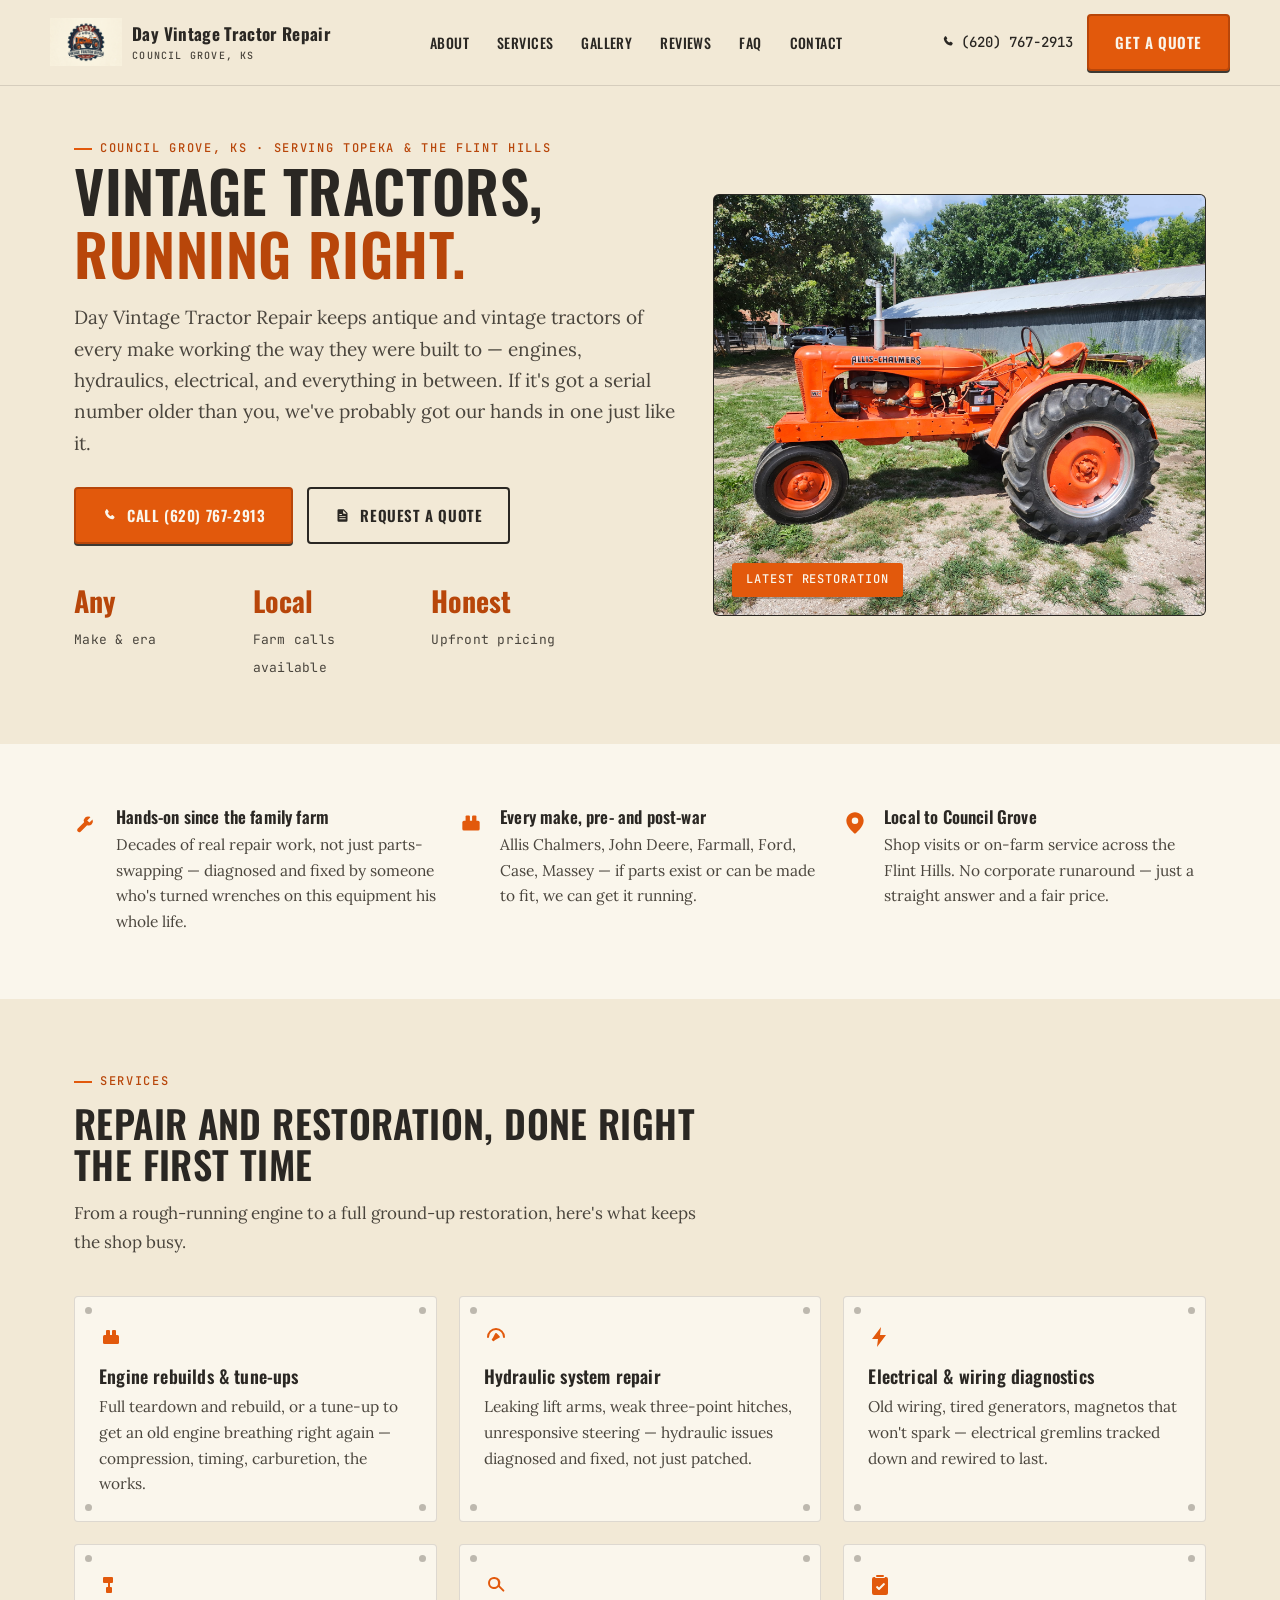
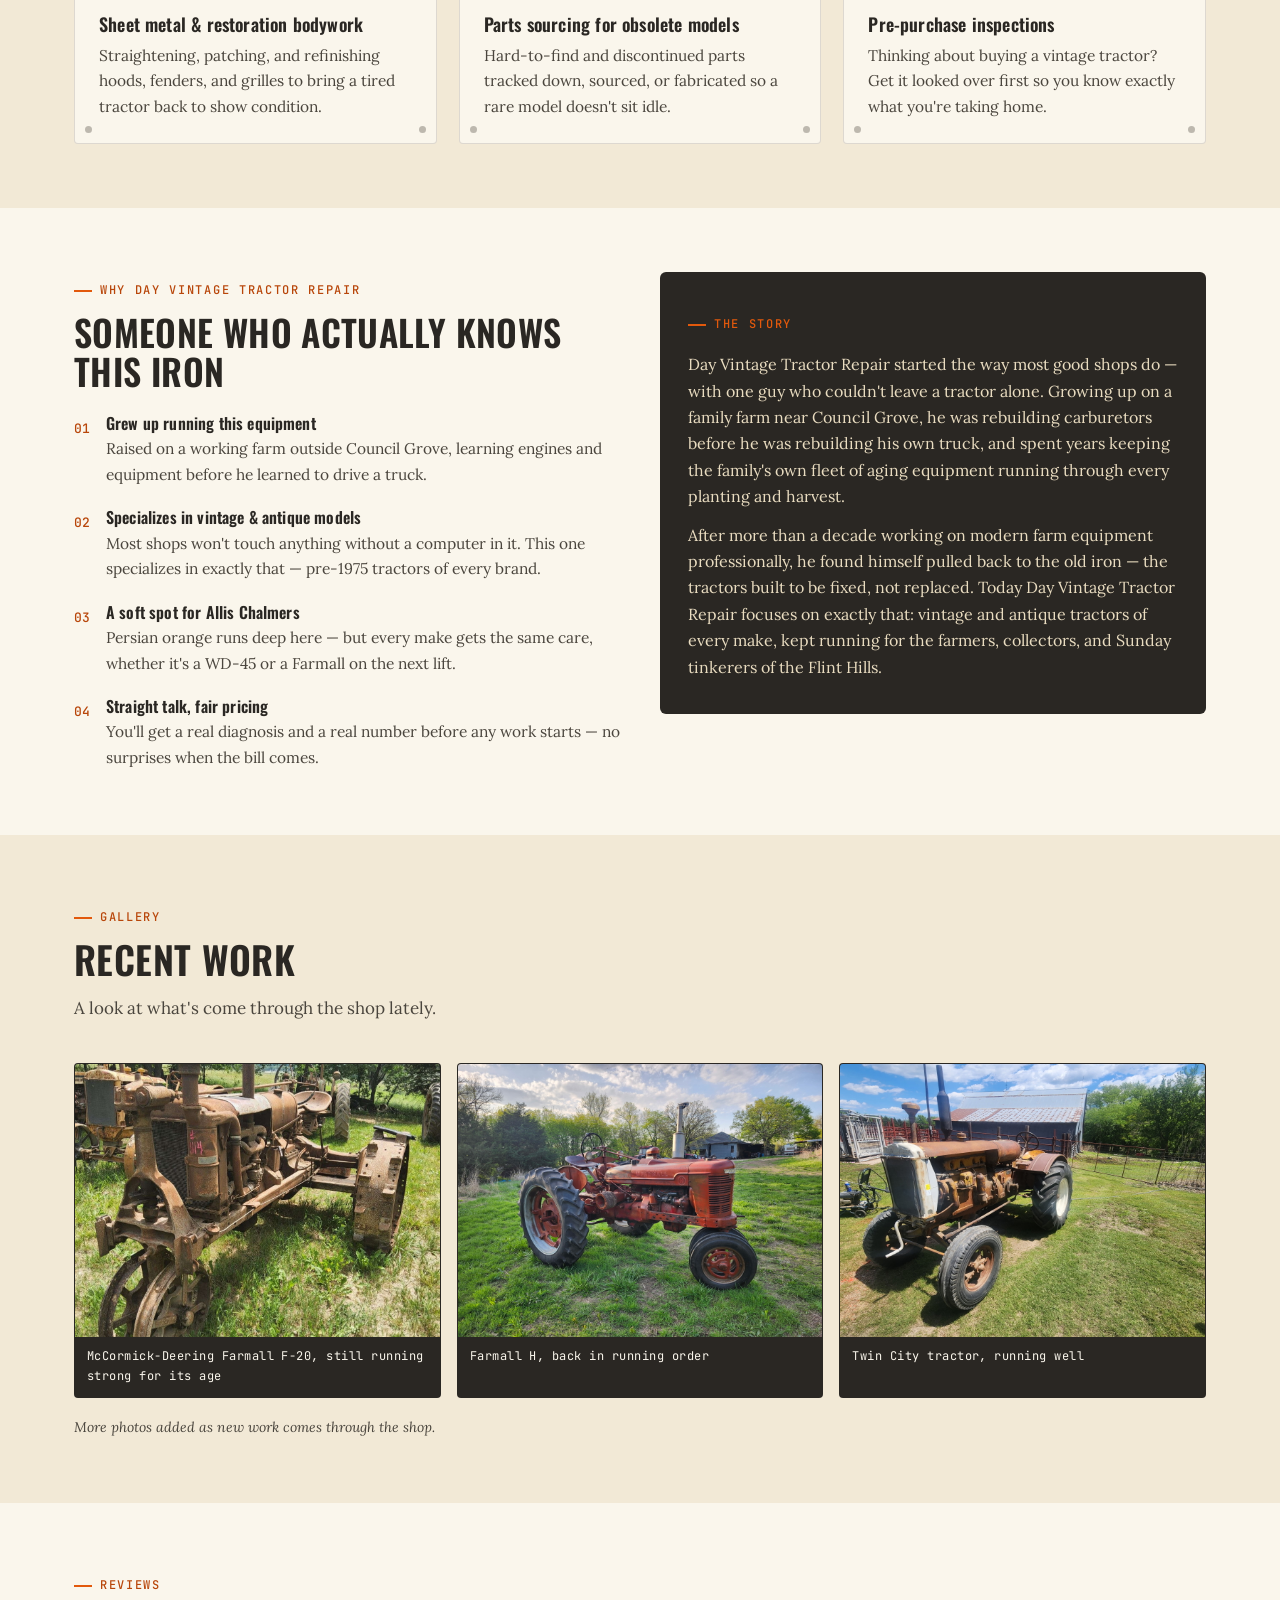
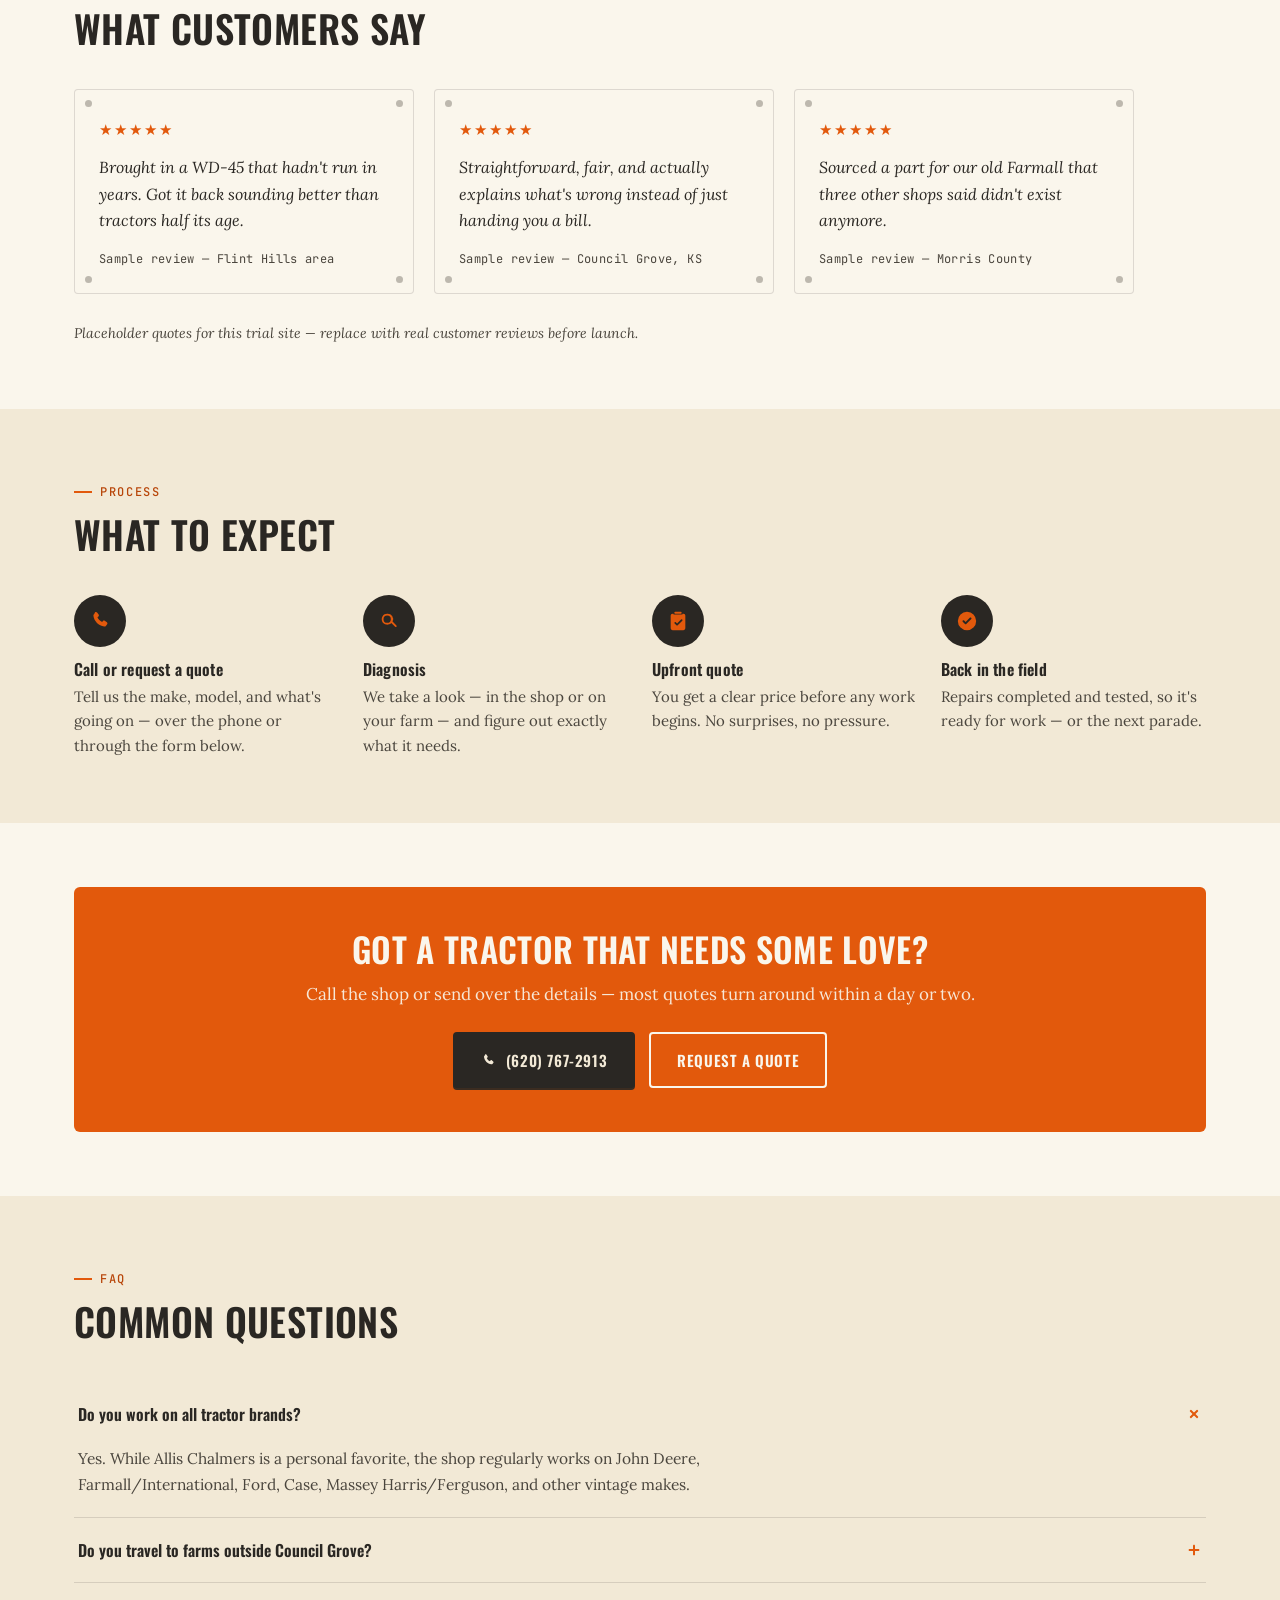
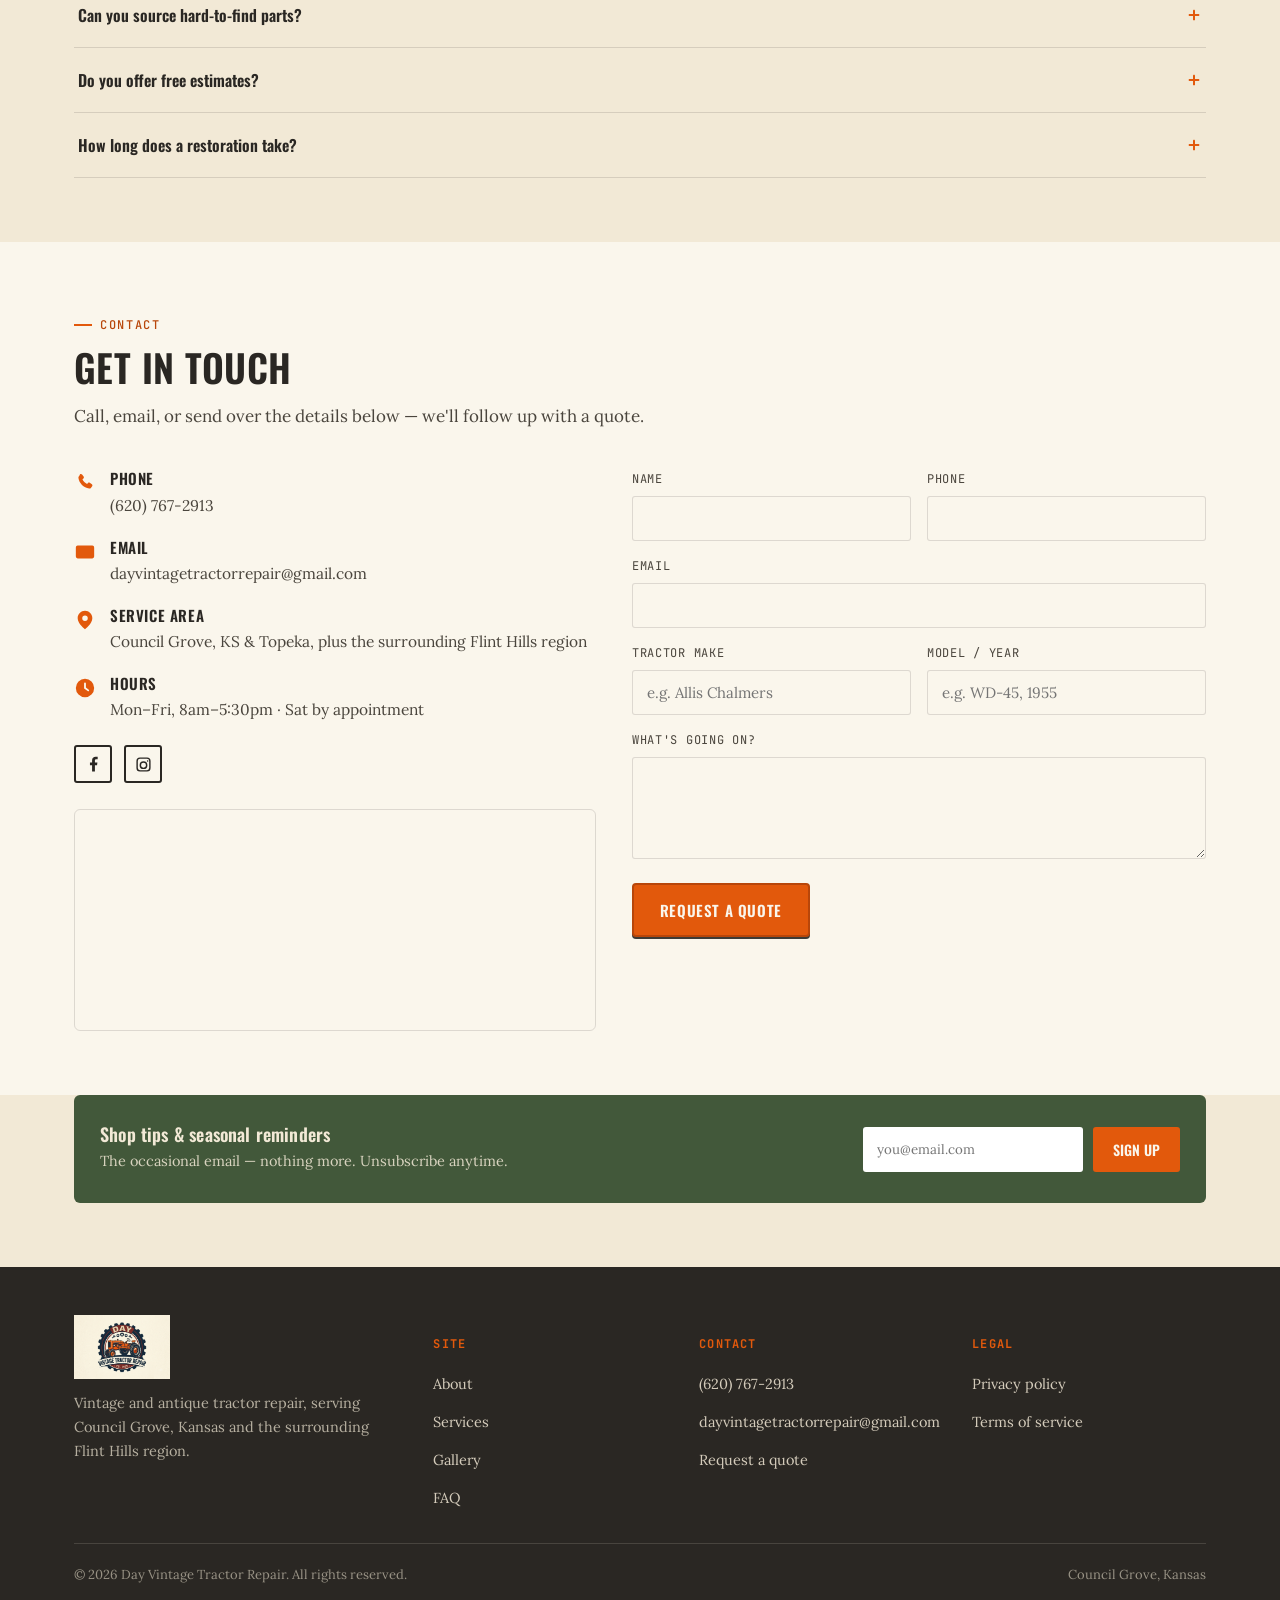
<file: index.html>
<!DOCTYPE html>
<html lang="en">
<head>
<meta charset="UTF-8">
<meta name="viewport" content="width=device-width, initial-scale=1.0">
<title>Day Vintage Tractor Repair | Vintage Tractor Repair Near Topeka & Council Grove, KS</title>
<meta name="description" content="Vintage and antique tractor repair near Topeka, Council Grove, and the Flint Hills of Kansas. Engine, hydraulic, and electrical work on any make or era by a lifelong farm mechanic. Call for a free quote.">
<meta name="keywords" content="vintage tractor repair, vintage tractor repair near me, vintage tractor repair Topeka, antique tractor restoration, Allis Chalmers repair, Council Grove Kansas, farm equipment repair, tractor mechanic Flint Hills">
<link rel="canonical" href="https://comiskeycreationsks-debug.github.io/daytractorrepair/">

<meta property="og:title" content="Day Vintage Tractor Repair — Vintage Tractor Repair Near Topeka & Council Grove, KS">
<meta property="og:description" content="Any make, any era. Honest, hands-on repair for vintage and antique tractors, serving Topeka, Council Grove, and the Flint Hills.">
<meta property="og:type" content="website">
<meta property="og:url" content="https://comiskeycreationsks-debug.github.io/daytractorrepair/">
<meta property="og:image" content="https://comiskeycreationsks-debug.github.io/daytractorrepair/images/logo.png">

<script type="application/ld+json">
{
  "@context": "https://schema.org",
  "@type": "AutoRepair",
  "name": "Day Vintage Tractor Repair",
  "image": "https://comiskeycreationsks-debug.github.io/daytractorrepair/images/logo.png",
  "url": "https://comiskeycreationsks-debug.github.io/daytractorrepair/",
  "telephone": "+1-620-767-2913",
  "email": "dayvintagetractorrepair@gmail.com",
  "address": {
    "@type": "PostalAddress",
    "addressLocality": "Council Grove",
    "addressRegion": "KS",
    "addressCountry": "US"
  },
  "geo": {
    "@type": "GeoCoordinates",
    "latitude": 38.6604,
    "longitude": -96.4917
  },
  "areaServed": [
    {"@type": "City", "name": "Council Grove, KS"},
    {"@type": "City", "name": "Topeka, KS"},
    {"@type": "City", "name": "Emporia, KS"},
    {"@type": "City", "name": "Manhattan, KS"},
    {"@type": "City", "name": "Junction City, KS"},
    {"@type": "City", "name": "Herington, KS"},
    {"@type": "AdministrativeArea", "name": "Flint Hills region, Kansas"}
  ],
  "priceRange": "$$",
  "description": "Vintage and antique tractor repair and restoration near Topeka, Council Grove, and the Flint Hills of Kansas. Any make, any era.",
  "openingHoursSpecification": [
    {
      "@type": "OpeningHoursSpecification",
      "dayOfWeek": ["Monday","Tuesday","Wednesday","Thursday","Friday"],
      "opens": "08:00",
      "closes": "17:30"
    },
    {
      "@type": "OpeningHoursSpecification",
      "dayOfWeek": ["Saturday"],
      "opens": "09:00",
      "closes": "13:00",
      "description": "By appointment"
    }
  ],
  "sameAs": []
}
</script>

<script type="application/ld+json">
{
  "@context": "https://schema.org",
  "@type": "FAQPage",
  "mainEntity": [
    {
      "@type": "Question",
      "name": "Do you work on all tractor brands?",
      "acceptedAnswer": {
        "@type": "Answer",
        "text": "Yes. While Allis Chalmers is a personal favorite, the shop regularly works on John Deere, Farmall/International, Ford, Case, Massey Harris/Ferguson, and other vintage makes."
      }
    },
    {
      "@type": "Question",
      "name": "Do you travel to farms outside Council Grove?",
      "acceptedAnswer": {
        "@type": "Answer",
        "text": "Yes, on-site visits are available across the surrounding Flint Hills region, including Topeka, Emporia, and Manhattan. Call to check if your location is within the service area."
      }
    },
    {
      "@type": "Question",
      "name": "Can you source hard-to-find parts?",
      "acceptedAnswer": {
        "@type": "Answer",
        "text": "Often, yes. For obsolete or discontinued parts, we track down NOS or good used parts, or fabricate a fix when nothing off-the-shelf will work."
      }
    },
    {
      "@type": "Question",
      "name": "Do you offer free estimates?",
      "acceptedAnswer": {
        "@type": "Answer",
        "text": "Initial phone consultations are free. A hands-on diagnosis may carry a small fee, which is applied toward the repair if you move forward."
      }
    },
    {
      "@type": "Question",
      "name": "How long does a restoration take?",
      "acceptedAnswer": {
        "@type": "Answer",
        "text": "A tune-up might take a day or two; a full restoration can take several weeks to a few months depending on parts availability and scope. You'll get a timeline with your quote."
      }
    }
  ]
}
</script>

<link rel="icon" type="image/png" href="images/logo.png">
<link rel="preconnect" href="https://fonts.googleapis.com">
<link rel="preconnect" href="https://fonts.gstatic.com" crossorigin>
<link href="https://fonts.googleapis.com/css2?family=Oswald:wght@500;600;700&family=Lora:ital,wght@0,400;0,600;1,400&family=JetBrains+Mono:wght@500&display=swap" rel="stylesheet">

<link rel="stylesheet" href="styles.css">
</head>
<body>

<header>
  <nav class="wrap nav">
    <a href="#home" class="brand">
      <img src="images/logo.png" alt="Day Vintage Tractor Repair logo" class="brand-mark">
      <span class="brand-name">Day Vintage Tractor Repair<span>Council Grove, KS</span></span>
    </a>
    <ul class="nav-links">
      <li><a href="#about">About</a></li>
      <li><a href="#services">Services</a></li>
      <li><a href="#gallery">Gallery</a></li>
      <li><a href="#testimonials">Reviews</a></li>
      <li><a href="#faq">FAQ</a></li>
      <li><a href="#contact">Contact</a></li>
    </ul>
    <div class="nav-cta">
      <a class="nav-call" href="tel:+16207672913"><svg class="icon" viewBox="0 0 24 24" width="24" height="24" aria-hidden="true"><path d="M6.6 2.4c.7-.5 1.7-.4 2.2.3l1.7 2.3c.5.6.4 1.5-.2 2l-1.1.9c1 2.3 2.8 4.1 5.1 5.1l.9-1.1c.5-.6 1.4-.7 2-.2l2.3 1.7c.7.5.8 1.5.3 2.2l-1.2 1.6c-.5.7-1.3 1-2.1.9-6-.8-10.9-5.7-11.7-11.7-.1-.8.2-1.6.9-2.1z"/></svg>(620) 767-2913</a>
      <a class="btn btn-primary" href="#contact">Get a quote</a>
    </div>
    <button class="nav-toggle" aria-label="Open menu" aria-expanded="false" id="navToggle">
      <span class="bar"></span><span class="bar"></span><span class="bar"></span>
    </button>
  </nav>
  <div class="wrap mobile-menu" id="mobileMenu">
    <a href="#about">About</a>
    <a href="#services">Services</a>
    <a href="#gallery">Gallery</a>
    <a href="#testimonials">Reviews</a>
    <a href="#faq">FAQ</a>
    <a href="#contact">Contact</a>
    <a href="tel:+16207672913" style="color:var(--ac-orange-dark);">Call (620) 767-2913</a>
  </div>
</header>

<main id="home">

  <!-- HERO -->
  <section class="hero">
    <div class="wrap hero-grid">
      <div class="hero-copy">
        <span class="eyebrow">Council Grove, KS · Serving Topeka & the Flint Hills</span>
        <h1>Vintage tractors, <em>running right.</em></h1>
        <p class="hero-sub">Day Vintage Tractor Repair keeps antique and vintage tractors of every make working the way they were built to — engines, hydraulics, electrical, and everything in between. If it's got a serial number older than you, we've probably got our hands in one just like it.</p>
        <div class="hero-actions">
          <a href="tel:+16207672913" class="btn btn-primary"><svg class="icon" viewBox="0 0 24 24" width="24" height="24" aria-hidden="true"><path d="M6.6 2.4c.7-.5 1.7-.4 2.2.3l1.7 2.3c.5.6.4 1.5-.2 2l-1.1.9c1 2.3 2.8 4.1 5.1 5.1l.9-1.1c.5-.6 1.4-.7 2-.2l2.3 1.7c.7.5.8 1.5.3 2.2l-1.2 1.6c-.5.7-1.3 1-2.1.9-6-.8-10.9-5.7-11.7-11.7-.1-.8.2-1.6.9-2.1z"/></svg> Call (620) 767-2913</a>
          <a href="#contact" class="btn btn-ghost"><svg class="icon" viewBox="0 0 24 24" width="24" height="24" aria-hidden="true"><path d="M6 2a2 2 0 00-2 2v16a2 2 0 002 2h12a2 2 0 002-2V8l-6-6H6zm7 1.5L18.5 9H14a1 1 0 01-1-1V3.5zM7 13h10v1.5H7V13zm0 3.5h10V18H7v-1.5zM7 9.5h4V11H7V9.5z"/></svg> Request a quote</a>
        </div>
        <div class="hero-stats">
          <div class="hero-stat"><b>Any</b><span>Make &amp; era</span></div>
          <div class="hero-stat"><b>Local</b><span>Farm calls available</span></div>
          <div class="hero-stat"><b>Honest</b><span>Upfront pricing</span></div>
        </div>
      </div>
      <div class="hero-visual">
        <img src="images/hero-allis-chalmers.jpg" alt="Freshly restored orange Allis-Chalmers WC tractor" loading="eager">
        <span class="hero-visual-tag">Latest restoration</span>
      </div>
    </div>
  </section>

  <!-- VALUE PROPS -->
  <section class="alt reveal">
    <div class="wrap">
      <div class="value-grid">
        <div class="value-card">
          <svg class="icon" viewBox="0 0 24 24" width="24" height="24" aria-hidden="true"><path d="M14.7 6.3a4 4 0 00-5.4 5l-6 6a2 2 0 002.8 2.8l6-6a4 4 0 005-5.4l-2.9 2.9-2-2 2.9-2.9z"/></svg>
          <div><h3>Hands-on since the family farm</h3><p>Decades of real repair work, not just parts-swapping — diagnosed and fixed by someone who's turned wrenches on this equipment his whole life.</p></div>
        </div>
        <div class="value-card">
          <svg class="icon" viewBox="0 0 24 24" width="24" height="24" aria-hidden="true"><rect x="4" y="10" width="16" height="9" rx="1.5"/><rect x="7" y="5" width="4" height="6" rx="1"/><rect x="13" y="5" width="4" height="6" rx="1"/></svg>
          <div><h3>Every make, pre- and post-war</h3><p>Allis Chalmers, John Deere, Farmall, Ford, Case, Massey — if parts exist or can be made to fit, we can get it running.</p></div>
        </div>
        <div class="value-card">
          <svg class="icon" viewBox="0 0 24 24" width="24" height="24" aria-hidden="true"><path d="M12 2C7.6 2 4 5.6 4 10c0 6 8 12 8 12s8-6 8-12c0-4.4-3.6-8-8-8zm0 11a3 3 0 110-6 3 3 0 010 6z"/></svg>
          <div><h3>Local to Council Grove</h3><p>Shop visits or on-farm service across the Flint Hills. No corporate runaround — just a straight answer and a fair price.</p></div>
        </div>
      </div>
    </div>
  </section>

  <!-- SERVICES -->
  <section id="services" class="reveal">
    <div class="wrap">
      <div class="section-head">
        <span class="eyebrow">Services</span>
        <h2>Repair and restoration, done right the first time</h2>
        <p>From a rough-running engine to a full ground-up restoration, here's what keeps the shop busy.</p>
      </div>
      <div class="svc-grid">
        <div class="plate svc-card">
          <span class="rivet-b1"></span><span class="rivet-b2"></span>
          <svg class="icon" viewBox="0 0 24 24" width="24" height="24" aria-hidden="true"><rect x="4" y="10" width="16" height="9" rx="1.5"/><rect x="7" y="5" width="4" height="6" rx="1"/><rect x="13" y="5" width="4" height="6" rx="1"/></svg>
          <h3>Engine rebuilds &amp; tune-ups</h3>
          <p>Full teardown and rebuild, or a tune-up to get an old engine breathing right again — compression, timing, carburetion, the works.</p>
        </div>
        <div class="plate svc-card">
          <span class="rivet-b1"></span><span class="rivet-b2"></span>
          <svg class="icon" viewBox="0 0 24 24" width="24" height="24" aria-hidden="true"><path d="M12 3a9 9 0 00-9 9 1 1 0 002 0 7 7 0 1114 0 1 1 0 002 0 9 9 0 00-9-9zm.7 5.3a1 1 0 00-1.4 0l-2.6 4.9a1.5 1.5 0 102 2l4.9-2.6a1 1 0 000-1.4l-2.9-2.9z"/></svg>
          <h3>Hydraulic system repair</h3>
          <p>Leaking lift arms, weak three-point hitches, unresponsive steering — hydraulic issues diagnosed and fixed, not just patched.</p>
        </div>
        <div class="plate svc-card">
          <span class="rivet-b1"></span><span class="rivet-b2"></span>
          <svg class="icon" viewBox="0 0 24 24" width="24" height="24" aria-hidden="true"><path d="M13 2L4 14h6l-1 8 9-12h-6l1-8z"/></svg>
          <h3>Electrical &amp; wiring diagnostics</h3>
          <p>Old wiring, tired generators, magnetos that won't spark — electrical gremlins tracked down and rewired to last.</p>
        </div>
        <div class="plate svc-card">
          <span class="rivet-b1"></span><span class="rivet-b2"></span>
          <svg class="icon" viewBox="0 0 24 24" width="24" height="24" aria-hidden="true"><rect x="4" y="4" width="10" height="6" rx="1"/><rect x="9" y="10" width="2" height="4"/><rect x="7" y="14" width="6" height="6" rx="1"/></svg>
          <h3>Sheet metal &amp; restoration bodywork</h3>
          <p>Straightening, patching, and refinishing hoods, fenders, and grilles to bring a tired tractor back to show condition.</p>
        </div>
        <div class="plate svc-card">
          <span class="rivet-b1"></span><span class="rivet-b2"></span>
          <svg class="icon" viewBox="0 0 24 24" width="24" height="24" aria-hidden="true"><path fill-rule="evenodd" d="M10 4a6 6 0 104.472 10.06l4.234 4.234a1 1 0 001.414-1.414l-4.234-4.234A6 6 0 0010 4zm-4 6a4 4 0 118 0 4 4 0 01-8 0z"/></svg>
          <h3>Parts sourcing for obsolete models</h3>
          <p>Hard-to-find and discontinued parts tracked down, sourced, or fabricated so a rare model doesn't sit idle.</p>
        </div>
        <div class="plate svc-card">
          <span class="rivet-b1"></span><span class="rivet-b2"></span>
          <svg class="icon" viewBox="0 0 24 24" width="24" height="24" aria-hidden="true"><path d="M9 2a1 1 0 000 2h6a1 1 0 100-2H9z"/><path d="M6 4a2 2 0 00-2 2v14a2 2 0 002 2h12a2 2 0 002-2V6a2 2 0 00-2-2h-1a1 1 0 01-1 1H8a1 1 0 01-1-1H6zm10.7 7.7l-5 5a1 1 0 01-1.4 0l-2-2a1 1 0 011.4-1.4l1.3 1.3 4.3-4.3a1 1 0 011.4 1.4z"/></svg>
          <h3>Pre-purchase inspections</h3>
          <p>Thinking about buying a vintage tractor? Get it looked over first so you know exactly what you're taking home.</p>
        </div>
      </div>
    </div>
  </section>

  <!-- WHY CHOOSE US / STORY -->
  <section id="about" class="alt reveal">
    <div class="wrap why-wrap">
      <div>
        <span class="eyebrow">Why Day Vintage Tractor Repair</span>
        <h2 style="margin-top:12px; font-size:clamp(26px,4vw,36px);">Someone who actually knows this iron</h2>
        <ul class="why-list" style="margin-top:24px;">
          <li><span class="why-num">01</span><div><h4>Grew up running this equipment</h4><p>Raised on a working farm outside Council Grove, learning engines and equipment before he learned to drive a truck.</p></div></li>
          <li><span class="why-num">02</span><div><h4>Specializes in vintage &amp; antique models</h4><p>Most shops won't touch anything without a computer in it. This one specializes in exactly that — pre-1975 tractors of every brand.</p></div></li>
          <li><span class="why-num">03</span><div><h4>A soft spot for Allis Chalmers</h4><p>Persian orange runs deep here — but every make gets the same care, whether it's a WD-45 or a Farmall on the next lift.</p></div></li>
          <li><span class="why-num">04</span><div><h4>Straight talk, fair pricing</h4><p>You'll get a real diagnosis and a real number before any work starts — no surprises when the bill comes.</p></div></li>
        </ul>
      </div>
      <div class="story-card">
        <span class="eyebrow">The story</span>
        <p>Day Vintage Tractor Repair started the way most good shops do — with one guy who couldn't leave a tractor alone. Growing up on a family farm near Council Grove, he was rebuilding carburetors before he was rebuilding his own truck, and spent years keeping the family's own fleet of aging equipment running through every planting and harvest.</p>
        <p>After more than a decade working on modern farm equipment professionally, he found himself pulled back to the old iron — the tractors built to be fixed, not replaced. Today Day Vintage Tractor Repair focuses on exactly that: vintage and antique tractors of every make, kept running for the farmers, collectors, and Sunday tinkerers of the Flint Hills.</p>
      </div>
    </div>
  </section>

  <!-- GALLERY -->
  <section id="gallery" class="reveal">
    <div class="wrap">
      <div class="section-head">
        <span class="eyebrow">Gallery</span>
        <h2>Recent work</h2>
        <p>A look at what's come through the shop lately.</p>
      </div>
      <div class="gallery-grid">
        <figure class="gallery-item">
          <img src="images/gallery-main-tractor.jpg" alt="McCormick-Deering Farmall F-20, in running condition" loading="lazy">
          <figcaption>McCormick-Deering Farmall F-20, still running strong for its age</figcaption>
        </figure>
        <figure class="gallery-item">
          <img src="images/gallery-farmall-h.jpg" alt="Restored red Farmall H tractor" loading="lazy">
          <figcaption>Farmall H, back in running order</figcaption>
        </figure>
        <figure class="gallery-item">
          <img src="images/gallery-twin-city.jpg" alt="Vintage Twin City tractor, in running order" loading="lazy">
          <figcaption>Twin City tractor, running well</figcaption>
        </figure>
      </div>
      <p class="gallery-note">More photos added as new work comes through the shop.</p>
    </div>
  </section>

  <!-- TESTIMONIALS -->
  <section id="testimonials" class="alt reveal">
    <div class="wrap">
      <div class="section-head">
        <span class="eyebrow">Reviews</span>
        <h2>What customers say</h2>
      </div>
      <div class="testi-track">
        <div class="plate testi-card">
          <span class="rivet-b1"></span><span class="rivet-b2"></span>
          <div class="stars">★★★★★</div>
          <p class="quote">Brought in a WD-45 that hadn't run in years. Got it back sounding better than tractors half its age.</p>
          <div class="testi-who">Sample review — Flint Hills area</div>
        </div>
        <div class="plate testi-card">
          <span class="rivet-b1"></span><span class="rivet-b2"></span>
          <div class="stars">★★★★★</div>
          <p class="quote">Straightforward, fair, and actually explains what's wrong instead of just handing you a bill.</p>
          <div class="testi-who">Sample review — Council Grove, KS</div>
        </div>
        <div class="plate testi-card">
          <span class="rivet-b1"></span><span class="rivet-b2"></span>
          <div class="stars">★★★★★</div>
          <p class="quote">Sourced a part for our old Farmall that three other shops said didn't exist anymore.</p>
          <div class="testi-who">Sample review — Morris County</div>
        </div>
      </div>
      <p class="gallery-note">Placeholder quotes for this trial site — replace with real customer reviews before launch.</p>
    </div>
  </section>

  <!-- PROCESS -->
  <section class="reveal">
    <div class="wrap">
      <div class="section-head">
        <span class="eyebrow">Process</span>
        <h2>What to expect</h2>
      </div>
      <div class="process-track">
        <div class="process-step"><div class="step-i"><svg class="icon" viewBox="0 0 24 24" width="24" height="24" aria-hidden="true"><path d="M6.6 2.4c.7-.5 1.7-.4 2.2.3l1.7 2.3c.5.6.4 1.5-.2 2l-1.1.9c1 2.3 2.8 4.1 5.1 5.1l.9-1.1c.5-.6 1.4-.7 2-.2l2.3 1.7c.7.5.8 1.5.3 2.2l-1.2 1.6c-.5.7-1.3 1-2.1.9-6-.8-10.9-5.7-11.7-11.7-.1-.8.2-1.6.9-2.1z"/></svg></div><h4>Call or request a quote</h4><p>Tell us the make, model, and what's going on — over the phone or through the form below.</p></div>
        <div class="process-step"><div class="step-i"><svg class="icon" viewBox="0 0 24 24" width="24" height="24" aria-hidden="true"><path fill-rule="evenodd" d="M10 4a6 6 0 104.472 10.06l4.234 4.234a1 1 0 001.414-1.414l-4.234-4.234A6 6 0 0010 4zm-4 6a4 4 0 118 0 4 4 0 01-8 0z"/></svg></div><h4>Diagnosis</h4><p>We take a look — in the shop or on your farm — and figure out exactly what it needs.</p></div>
        <div class="process-step"><div class="step-i"><svg class="icon" viewBox="0 0 24 24" width="24" height="24" aria-hidden="true"><path d="M9 2a1 1 0 000 2h6a1 1 0 100-2H9z"/><path d="M6 4a2 2 0 00-2 2v14a2 2 0 002 2h12a2 2 0 002-2V6a2 2 0 00-2-2h-1a1 1 0 01-1 1H8a1 1 0 01-1-1H6zm10.7 7.7l-5 5a1 1 0 01-1.4 0l-2-2a1 1 0 011.4-1.4l1.3 1.3 4.3-4.3a1 1 0 011.4 1.4z"/></svg></div><h4>Upfront quote</h4><p>You get a clear price before any work begins. No surprises, no pressure.</p></div>
        <div class="process-step"><div class="step-i"><svg class="icon" viewBox="0 0 24 24" width="24" height="24" aria-hidden="true"><path d="M12 2a10 10 0 100 20 10 10 0 000-20zm4.7 7.7l-5.5 5.5a1 1 0 01-1.4 0l-2.5-2.5a1 1 0 011.4-1.4l1.8 1.8 4.8-4.8a1 1 0 011.4 1.4z"/></svg></div><h4>Back in the field</h4><p>Repairs completed and tested, so it's ready for work — or the next parade.</p></div>
      </div>
    </div>
  </section>

  <!-- CTA BAND -->
  <section class="alt">
    <div class="wrap">
      <div class="cta-band">
        <h2>Got a tractor that needs some love?</h2>
        <p>Call the shop or send over the details — most quotes turn around within a day or two.</p>
        <div class="hero-actions">
          <a href="tel:+16207672913" class="btn btn-primary"><svg class="icon" viewBox="0 0 24 24" width="24" height="24" aria-hidden="true"><path d="M6.6 2.4c.7-.5 1.7-.4 2.2.3l1.7 2.3c.5.6.4 1.5-.2 2l-1.1.9c1 2.3 2.8 4.1 5.1 5.1l.9-1.1c.5-.6 1.4-.7 2-.2l2.3 1.7c.7.5.8 1.5.3 2.2l-1.2 1.6c-.5.7-1.3 1-2.1.9-6-.8-10.9-5.7-11.7-11.7-.1-.8.2-1.6.9-2.1z"/></svg> (620) 767-2913</a>
          <a href="#contact" class="btn btn-ghost">Request a quote</a>
        </div>
      </div>
    </div>
  </section>

  <!-- FAQ -->
  <section id="faq" class="reveal">
    <div class="wrap">
      <div class="section-head">
        <span class="eyebrow">FAQ</span>
        <h2>Common questions</h2>
      </div>
      <div class="faq-list">
        <div class="faq-item open">
          <button class="faq-q" aria-expanded="true">Do you work on all tractor brands?<svg class="icon" viewBox="0 0 24 24" width="24" height="24" aria-hidden="true"><rect x="10.5" y="4" width="3" height="16" rx="1"/><rect x="4" y="10.5" width="16" height="3" rx="1"/></svg></button>
          <div class="faq-a"><p>Yes. While Allis Chalmers is a personal favorite, the shop regularly works on John Deere, Farmall/International, Ford, Case, Massey Harris/Ferguson, and other vintage makes.</p></div>
        </div>
        <div class="faq-item">
          <button class="faq-q" aria-expanded="false">Do you travel to farms outside Council Grove?<svg class="icon" viewBox="0 0 24 24" width="24" height="24" aria-hidden="true"><rect x="10.5" y="4" width="3" height="16" rx="1"/><rect x="4" y="10.5" width="16" height="3" rx="1"/></svg></button>
          <div class="faq-a"><p>Yes, on-site visits are available across the surrounding Flint Hills region, including Topeka, Emporia, and Manhattan. Call to check if your location is within the service area.</p></div>
        </div>
        <div class="faq-item">
          <button class="faq-q" aria-expanded="false">Can you source hard-to-find parts?<svg class="icon" viewBox="0 0 24 24" width="24" height="24" aria-hidden="true"><rect x="10.5" y="4" width="3" height="16" rx="1"/><rect x="4" y="10.5" width="16" height="3" rx="1"/></svg></button>
          <div class="faq-a"><p>Often, yes. For obsolete or discontinued parts, we'll track down NOS or good used parts, or fabricate a fix when nothing off-the-shelf will work.</p></div>
        </div>
        <div class="faq-item">
          <button class="faq-q" aria-expanded="false">Do you offer free estimates?<svg class="icon" viewBox="0 0 24 24" width="24" height="24" aria-hidden="true"><rect x="10.5" y="4" width="3" height="16" rx="1"/><rect x="4" y="10.5" width="16" height="3" rx="1"/></svg></button>
          <div class="faq-a"><p>Initial phone consultations are free. A hands-on diagnosis may carry a small fee, which is applied toward the repair if you move forward.</p></div>
        </div>
        <div class="faq-item">
          <button class="faq-q" aria-expanded="false">How long does a restoration take?<svg class="icon" viewBox="0 0 24 24" width="24" height="24" aria-hidden="true"><rect x="10.5" y="4" width="3" height="16" rx="1"/><rect x="4" y="10.5" width="16" height="3" rx="1"/></svg></button>
          <div class="faq-a"><p>A tune-up might take a day or two; a full restoration can take several weeks to a few months depending on parts availability and scope. You'll get a timeline with your quote.</p></div>
        </div>
      </div>
    </div>
  </section>

  <!-- CONTACT -->
  <section id="contact" class="alt reveal">
    <div class="wrap">
      <div class="section-head">
        <span class="eyebrow">Contact</span>
        <h2>Get in touch</h2>
        <p>Call, email, or send over the details below — we'll follow up with a quote.</p>
      </div>
      <div class="contact-wrap">
        <div>
          <div class="contact-card"><svg class="icon" viewBox="0 0 24 24" width="24" height="24" aria-hidden="true"><path d="M6.6 2.4c.7-.5 1.7-.4 2.2.3l1.7 2.3c.5.6.4 1.5-.2 2l-1.1.9c1 2.3 2.8 4.1 5.1 5.1l.9-1.1c.5-.6 1.4-.7 2-.2l2.3 1.7c.7.5.8 1.5.3 2.2l-1.2 1.6c-.5.7-1.3 1-2.1.9-6-.8-10.9-5.7-11.7-11.7-.1-.8.2-1.6.9-2.1z"/></svg><div><h4>Phone</h4><a href="tel:+16207672913">(620) 767-2913</a></div></div>
          <div class="contact-card"><svg class="icon" viewBox="0 0 24 24" width="24" height="24" fill-rule="evenodd" aria-hidden="true"><path d="M4 5a2 2 0 00-2 2v10a2 2 0 002 2h16a2 2 0 002-2V7a2 2 0 00-2-2H4zm0 2.2l8 6 8-6V7l-8 6-8-6v.2z"/></svg><div><h4>Email</h4><a href="mailto:dayvintagetractorrepair@gmail.com">dayvintagetractorrepair@gmail.com</a></div></div>
          <div class="contact-card"><svg class="icon" viewBox="0 0 24 24" width="24" height="24" aria-hidden="true"><path d="M12 2C7.6 2 4 5.6 4 10c0 6 8 12 8 12s8-6 8-12c0-4.4-3.6-8-8-8zm0 11a3 3 0 110-6 3 3 0 010 6z"/></svg><div><h4>Service area</h4><span>Council Grove, KS &amp; Topeka, plus the surrounding Flint Hills region</span></div></div>
          <div class="contact-card"><svg class="icon" viewBox="0 0 24 24" width="24" height="24" fill-rule="evenodd" aria-hidden="true"><path d="M12 2a10 10 0 100 20 10 10 0 000-20zm1 5a1 1 0 00-2 0v5a1 1 0 00.4.8l3.5 2.6a1 1 0 001.2-1.6L13 11.5V7z"/></svg><div><h4>Hours</h4><span>Mon–Fri, 8am–5:30pm · Sat by appointment</span></div></div>
          <div class="social-row">
            <a href="#" aria-label="Facebook"><svg class="icon" viewBox="0 0 24 24" width="24" height="24" aria-hidden="true"><path d="M14 22v-9h3l.5-4H14V6.5c0-1.2.3-2 2-2h1.9V1.1C17.5 1 16.3 1 15 1c-3 0-5 1.8-5 5.1V9H7v4h3v9h4z"/></svg></a>
            <a href="#" aria-label="Instagram"><svg class="icon" viewBox="0 0 24 24" width="24" height="24" aria-hidden="true"><path d="M7 2h10a5 5 0 015 5v10a5 5 0 01-5 5H7a5 5 0 01-5-5V7a5 5 0 015-5zm10 2H7a3 3 0 00-3 3v10a3 3 0 003 3h10a3 3 0 003-3V7a3 3 0 00-3-3zm-5 3.5a5.5 5.5 0 110 11 5.5 5.5 0 010-11zm0 2a3.5 3.5 0 100 7 3.5 3.5 0 000-7zM17.8 6a1.1 1.1 0 110 2.2 1.1 1.1 0 010-2.2z"/></svg></a>
          </div>
          <div class="map-box" style="margin-top:26px;">
            <iframe title="Map of Council Grove, Kansas service area" loading="lazy" src="https://www.google.com/maps?q=Council+Grove,+KS&output=embed"></iframe>
          </div>
        </div>
        <form class="form" aria-label="Quote request form" action="https://formspree.io/f/xrpzzwlq" method="POST" id="quoteForm">
          <div class="form-row">
            <div><label for="name">Name</label><input id="name" name="name" type="text" required></div>
            <div><label for="phone">Phone</label><input id="phone" name="phone" type="tel" required></div>
          </div>
          <div><label for="email">Email</label><input id="email" name="email" type="email" required></div>
          <div class="form-row">
            <div><label for="make">Tractor make</label><input id="make" name="make" type="text" placeholder="e.g. Allis Chalmers"></div>
            <div><label for="model">Model / year</label><input id="model" name="model" type="text" placeholder="e.g. WD-45, 1955"></div>
          </div>
          <div><label for="details">What's going on?</label><textarea id="details" name="details" rows="4" required></textarea></div>
          <input type="hidden" name="_subject" value="New quote request — Day Vintage Tractor Repair website">
          <button type="submit" class="btn btn-primary" style="align-self:flex-start;">Request a quote</button>
          <p id="quoteFormStatus" role="status" style="font-size:14px; color:var(--iron-2); display:none;"></p>
        </form>
      </div>
    </div>
  </section>

  <!-- EMAIL SIGNUP -->
  <section style="padding-top:0;">
    <div class="wrap">
      <div class="signup">
        <div><h3>Shop tips &amp; seasonal reminders</h3><p>The occasional email — nothing more. Unsubscribe anytime.</p></div>
        <form>
          <label for="signup-email" class="visually-hidden" style="position:absolute; left:-9999px;">Email address</label>
          <input id="signup-email" type="email" placeholder="you@email.com" required>
          <button type="submit">Sign up</button>
        </form>
      </div>
    </div>
  </section>

</main>

<footer>
  <div class="wrap">
    <div class="foot-grid">
      <div class="foot-brand">
        <img src="images/logo.png" alt="Day Vintage Tractor Repair logo" class="brand-mark" style="height:64px; width:auto;">
        <p>Vintage and antique tractor repair, serving Council Grove, Kansas and the surrounding Flint Hills region.</p>
      </div>
      <div class="foot-col">
        <h5>Site</h5>
        <ul>
          <li><a href="#about">About</a></li>
          <li><a href="#services">Services</a></li>
          <li><a href="#gallery">Gallery</a></li>
          <li><a href="#faq">FAQ</a></li>
        </ul>
      </div>
      <div class="foot-col">
        <h5>Contact</h5>
        <ul>
          <li><a href="tel:+16207672913">(620) 767-2913</a></li>
          <li><a href="mailto:dayvintagetractorrepair@gmail.com">dayvintagetractorrepair@gmail.com</a></li>
          <li><a href="#contact">Request a quote</a></li>
        </ul>
      </div>
      <div class="foot-col">
        <h5>Legal</h5>
        <ul>
          <li><a href="#privacy">Privacy policy</a></li>
          <li><a href="#terms">Terms of service</a></li>
        </ul>
      </div>
    </div>
    <div class="foot-bottom">
      <span>© 2026 Day Vintage Tractor Repair. All rights reserved.</span>
      <span>Council Grove, Kansas</span>
    </div>
  </div>
</footer>


<script src="script.js"></script>

</body>
</html>
</file>
<file: styles.css>
:root{
  --wheat:#f2e9d6;
  --wheat-2:#e9dcc0;
  --iron:#2a2723;
  --iron-2:#4a453d;
  --ac-orange:#e2590c;
  --ac-orange-dark:#b8460a;
  --barn:#7a2e22;
  --field:#42583a;
  --paper:#faf6ec;
  --line: rgba(42,39,35,0.14);
  --radius: 4px;
  --shadow: 0 2px 0 rgba(42,39,35,0.9);
  --font-display: 'Oswald', sans-serif;
  --font-body: 'Lora', serif;
  --font-mono: 'JetBrains Mono', monospace;
  --maxw: 1180px;
}
*{box-sizing:border-box;}
.icon{
  width:1em; height:1em;
  max-width:1em; max-height:1em;
  fill:currentColor;
  stroke:none;
  display:inline-block;
  vertical-align:-0.15em;
  flex-shrink:0;
}
html{scroll-behavior:smooth;}
@media (prefers-reduced-motion: reduce){
  html{scroll-behavior:auto;}
  *{animation-duration:0.001ms !important; animation-iteration-count:1 !important; transition-duration:0.001ms !important;}
}
body{
  margin:0;
  background:var(--wheat);
  color:var(--iron);
  font-family:var(--font-body);
  font-size:17px;
  line-height:1.65;
  -webkit-font-smoothing:antialiased;
}
img{max-width:100%; display:block;}
a{color:inherit;}
h1,h2,h3,h4{
  font-family:var(--font-display);
  font-weight:600;
  line-height:1.08;
  letter-spacing:0.01em;
  margin:0;
  text-transform:uppercase;
}
p{margin:0;}
.wrap{max-width:var(--maxw); margin:0 auto; padding:0 24px;}
@media (max-width:640px){
  .wrap{padding:0 32px;}
}
.eyebrow{
  font-family:var(--font-mono);
  font-size:12px;
  letter-spacing:0.14em;
  text-transform:uppercase;
  color:var(--ac-orange-dark);
  font-weight:500;
  display:inline-flex;
  align-items:center;
  gap:8px;
}
.eyebrow::before{content:""; width:18px; height:2px; background:var(--ac-orange); display:inline-block;}
.btn{
  display:inline-flex;
  align-items:center;
  gap:10px;
  font-family:var(--font-display);
  font-weight:600;
  text-transform:uppercase;
  letter-spacing:0.04em;
  font-size:15px;
  padding:14px 26px;
  border-radius:var(--radius);
  border:2px solid var(--iron);
  cursor:pointer;
  text-decoration:none;
  transition:transform 0.15s ease, background 0.15s ease, color 0.15s ease;
}
.btn-primary{background:var(--ac-orange); color:var(--paper); border-color:var(--ac-orange-dark); box-shadow: var(--shadow);}
.btn-primary:hover{transform:translateY(-2px); box-shadow:0 8px 18px rgba(226,89,12,0.35);}
.btn-ghost{background:transparent; color:var(--iron); border-color:var(--iron);}
.btn-ghost:hover{background:var(--iron); color:var(--wheat);}
.btn:focus-visible{outline:3px solid var(--ac-orange); outline-offset:3px;}

/* Rivet plate — signature element */
.plate{
  position:relative;
  background:var(--paper);
  border:1px solid var(--line);
  border-radius:var(--radius);
  padding:28px 24px 24px;
  transition:transform 0.22s ease, box-shadow 0.22s ease, border-color 0.22s ease;
}
.svc-card:hover, .testi-card:hover{
  transform:translateY(-6px);
  box-shadow:0 14px 28px rgba(42,39,35,0.14);
  border-color:rgba(226,89,12,0.35);
}
.plate::before, .plate::after{
  content:"";
  position:absolute;
  width:7px; height:7px;
  border-radius:50%;
  background:var(--iron-2);
  opacity:0.35;
  top:10px;
}
.plate::before{left:10px;}
.plate::after{right:10px;}
.plate .rivet-b1, .plate .rivet-b2{
  position:absolute;
  width:7px; height:7px;
  border-radius:50%;
  background:var(--iron-2);
  opacity:0.35;
  bottom:10px;
}
.plate .rivet-b1{left:10px;}
.plate .rivet-b2{right:10px;}
.plate-tab{
  position:absolute;
  top:0; left:24px;
  transform:translateY(-50%);
  background:var(--ac-orange);
  color:var(--paper);
  font-family:var(--font-mono);
  font-size:11px;
  font-weight:500;
  letter-spacing:0.08em;
  padding:3px 9px;
  border-radius:2px;
}

/* Nav */
header{
  position:fixed; top:0; left:0; right:0; width:100%; z-index:50;
  background:var(--wheat);
  border-bottom:1px solid var(--line);
}
body{padding-top:74px;}
@media (max-width:899px){
  body{padding-top:73px;}
}
.nav{display:flex; align-items:center; justify-content:space-between; padding:14px 0;}
.brand{display:flex; align-items:center; gap:10px; text-decoration:none;}
.brand-mark{
  height:48px; width:auto;
  flex-shrink:0;
}
.brand-name{font-family:var(--font-display); font-weight:700; font-size:17px; letter-spacing:0.02em; color:var(--iron);}
.brand-name span{display:block; font-family:var(--font-mono); font-size:10px; font-weight:500; letter-spacing:0.12em; color:var(--iron-2); text-transform:uppercase;}
.nav-links{display:none; align-items:center; gap:28px; list-style:none; margin:0; padding:0; font-family:var(--font-display); font-size:14px; text-transform:uppercase; letter-spacing:0.03em; font-weight:500;}
.nav-links a{text-decoration:none; padding:6px 0; border-bottom:2px solid transparent; transition:border-color 0.2s ease;}
.nav-links a:hover{border-color:var(--ac-orange);}
.nav-cta{display:none; align-items:center; gap:14px;}
.nav-call{display:flex; align-items:center; gap:6px; font-family:var(--font-mono); font-size:14px; font-weight:500; text-decoration:none;}
.nav-toggle{display:flex; align-items:center; justify-content:center; width:42px; height:42px; border:2px solid var(--iron); border-radius:3px; background:transparent; cursor:pointer; padding:0; flex-direction:column; gap:5px;}
.nav-toggle .bar{display:block; width:20px; height:2px; background:var(--iron); border-radius:1px; transition:transform 0.2s ease, opacity 0.2s ease;}
.nav-toggle.open .bar:nth-child(1){transform:translateY(7px) rotate(45deg);}
.nav-toggle.open .bar:nth-child(2){opacity:0;}
.nav-toggle.open .bar:nth-child(3){transform:translateY(-7px) rotate(-45deg);}
.mobile-menu{display:none; flex-direction:column; gap:2px; padding:8px 0 18px; border-top:1px solid var(--line); background:var(--wheat);}
.mobile-menu.open{display:flex;}
@media (max-width:899px){
  .mobile-menu{position:absolute; top:100%; left:0; right:0; max-height:calc(100vh - 73px); overflow-y:auto;}
}
.mobile-menu a{
  text-decoration:none; padding:12px 4px; font-family:var(--font-display); text-transform:uppercase; font-size:15px; font-weight:500; border-bottom:1px solid var(--line);
}
@media (min-width:900px){
  .nav-links{display:flex;}
  .nav-cta{display:flex;}
  .nav-toggle{display:none;}
}

/* Hero */
.hero{padding:56px 0 64px; position:relative; overflow:hidden;}
.hero-grid{display:grid; gap:36px; position:relative;}
.hero-copy h1{font-size:clamp(34px,7vw,58px); margin-bottom:18px;}
.hero-copy h1 em{font-style:normal; color:var(--ac-orange-dark);}
.hero-sub{font-size:19px; color:var(--iron-2); max-width:52ch; margin-bottom:28px;}
.hero-actions{display:flex; flex-wrap:wrap; gap:14px; margin-bottom:34px;}
.hero-stats{display:grid; grid-template-columns:repeat(3,1fr); gap:16px; max-width:520px;}
.hero-stat b{display:block; font-family:var(--font-display); font-size:28px; color:var(--ac-orange-dark);}
.hero-stat span{font-size:13px; color:var(--iron-2); font-family:var(--font-mono); letter-spacing:0.02em;}
.hero-visual{
  background:var(--iron);
  border-radius:6px;
  min-height:260px;
  position:relative;
  overflow:hidden;
  border:1px solid var(--line);
}
.hero-visual img{
  width:100%; height:100%;
  min-height:260px;
  object-fit:cover;
  display:block;
  animation:heroZoom 18s ease-in-out infinite alternate;
}
@keyframes heroZoom{
  from{transform:scale(1);}
  to{transform:scale(1.08);}
}
.hero-visual-tag{
  position:absolute; left:18px; bottom:18px;
  background:var(--ac-orange);
  color:var(--paper);
  font-family:var(--font-mono);
  font-size:12px;
  font-weight:500;
  letter-spacing:0.08em;
  text-transform:uppercase;
  padding:7px 14px;
  border-radius:3px;
  box-shadow:0 2px 0 rgba(0,0,0,0.25);
}
@media (min-width:860px){
  .hero-visual{min-height:420px;}
  .hero-visual img{min-height:420px;}
}
@media (min-width:860px){
  .hero-grid{grid-template-columns:1.1fr 0.9fr; align-items:center;}
}

/* Sections generic */
section{padding:64px 0;}
.section-head{max-width:640px; margin-bottom:40px;}
.section-head h2{font-size:clamp(26px,4vw,38px); margin-top:12px;}
.section-head p{color:var(--iron-2); margin-top:14px; font-size:17px;}
.alt{background:var(--paper);}

/* Value props */
.value-grid{display:grid; gap:20px; grid-template-columns:1fr;}
.value-card{display:flex; gap:16px; align-items:flex-start;}
.value-card .icon{font-size:26px; color:var(--ac-orange); flex-shrink:0; margin-top:2px; transition:transform 0.25s ease;}
.value-card:hover .icon{transform:scale(1.15);}
.value-card h3{font-size:17px; text-transform:none; margin-bottom:6px;}
.value-card p{color:var(--iron-2); font-size:15.5px;}
@media (min-width:700px){.value-grid{grid-template-columns:repeat(3,1fr);}}

/* Services */
.svc-grid{display:grid; gap:22px; grid-template-columns:1fr;}
.svc-card .icon{font-size:24px; color:var(--ac-orange); display:inline-block; transition:transform 0.25s ease;}
.svc-card:hover .icon{transform:scale(1.15) rotate(-6deg);}
.svc-card h3{font-size:18px; text-transform:none; margin:14px 0 8px;}
.svc-card p{color:var(--iron-2); font-size:15.5px;}
@media (min-width:700px){.svc-grid{grid-template-columns:repeat(2,1fr);}}
@media (min-width:1050px){.svc-grid{grid-template-columns:repeat(3,1fr);}}

/* Why choose us */
.why-wrap{display:grid; gap:40px;}
.why-list{list-style:none; margin:0; padding:0; display:flex; flex-direction:column; gap:22px;}
.why-list li{display:flex; gap:16px;}
.why-num{font-family:var(--font-mono); font-size:13px; color:var(--ac-orange-dark); font-weight:500; padding-top:3px;}
.why-list h4{font-size:16px; text-transform:none; margin-bottom:4px;}
.why-list p{color:var(--iron-2); font-size:15.5px;}
.story-card{background:var(--iron); color:var(--wheat); border-radius:6px; padding:34px 28px;}
.story-card .eyebrow{color:var(--ac-orange);}
.story-card .eyebrow::before{background:var(--ac-orange);}
.story-card p{color:var(--wheat-2); font-size:16px; margin-top:16px;}
.story-card p + p{margin-top:12px;}
@media (min-width:900px){.why-wrap{grid-template-columns:1fr 1fr; align-items:start;}}

/* Gallery */
.gallery-grid{display:grid; gap:16px; grid-template-columns:1fr;}
.gallery-item{
  margin:0;
  border-radius:4px;
  overflow:hidden;
  border:1px solid var(--line);
  background:var(--iron);
  transition:box-shadow 0.25s ease;
}
.gallery-item:hover{box-shadow:0 14px 28px rgba(42,39,35,0.18);}
.gallery-item img{
  width:100%;
  aspect-ratio:4/3;
  object-fit:cover;
  display:block;
  transition:transform 0.4s ease;
}
.gallery-item:hover img{transform:scale(1.08);}
.gallery-item figcaption{
  font-family:var(--font-mono);
  font-size:12px;
  letter-spacing:0.04em;
  color:var(--paper);
  padding:10px 12px;
  background:var(--iron);
}
.gallery-note{margin-top:18px; font-size:14px; color:var(--iron-2); font-style:italic;}
@media (min-width:640px){.gallery-grid{grid-template-columns:repeat(2,1fr);}}
@media (min-width:960px){.gallery-grid{grid-template-columns:repeat(3,1fr);}}

/* Testimonials */
.testi-track{display:flex; gap:20px; overflow-x:auto; scroll-snap-type:x mandatory; padding-bottom:10px; margin:0 -24px; padding-left:24px; padding-right:24px;}
.testi-card{scroll-snap-align:start; min-width:280px; max-width:340px; flex:0 0 auto;}
.stars{color:var(--ac-orange); font-size:15px; letter-spacing:2px; margin-bottom:12px;}
.testi-card p.quote{font-style:italic; color:var(--iron); font-size:16px; margin-bottom:16px;}
.testi-who{font-family:var(--font-mono); font-size:12px; color:var(--iron-2); letter-spacing:0.03em;}
.testi-note{margin-top:18px; font-size:13.5px; color:var(--iron-2);}

/* Process */
.process-track{display:grid; gap:24px; grid-template-columns:1fr;}
.process-step{position:relative; padding-left:0;}
.process-step .step-i{
  width:52px; height:52px; border-radius:50%;
  background:var(--iron); color:var(--ac-orange);
  display:flex; align-items:center; justify-content:center; font-size:22px;
  margin-bottom:14px;
}
.process-step h4{font-size:16px; text-transform:none; margin-bottom:6px;}
.process-step p{color:var(--iron-2); font-size:15px;}
@media (min-width:800px){.process-track{grid-template-columns:repeat(4,1fr);}}

/* CTA band */
.cta-band{background:var(--ac-orange); color:var(--paper); border-radius:6px; padding:44px 30px; text-align:center;}
.cta-band h2{color:var(--paper); font-size:clamp(24px,4vw,34px);}
.cta-band p{color:rgba(250,246,236,0.9); margin-top:12px; font-size:17px;}
.cta-band .hero-actions{justify-content:center; margin-top:24px; margin-bottom:0;}
.cta-band .btn-ghost{border-color:var(--paper); color:var(--paper);}
.cta-band .btn-ghost:hover{background:var(--paper); color:var(--ac-orange-dark);}
.cta-band .btn-primary{background:var(--iron); border-color:var(--iron); color:var(--wheat);}

/* FAQ */
.faq-item{border-bottom:1px solid var(--line);}
.faq-q{width:100%; text-align:left; background:none; border:none; padding:20px 4px; display:flex; justify-content:space-between; align-items:center; gap:16px; cursor:pointer; font-family:var(--font-display); font-size:16px; text-transform:none; font-weight:600; color:var(--iron);}
.faq-q .icon{transition:transform 0.2s ease; color:var(--ac-orange); flex-shrink:0;}
.faq-item.open .faq-q .icon{transform:rotate(45deg);}
.faq-a{max-height:0; overflow:hidden; transition:max-height 0.25s ease;}
.faq-a p{padding:0 4px 20px; color:var(--iron-2); font-size:15.5px; max-width:65ch;}
.faq-q:focus-visible{outline:3px solid var(--ac-orange); outline-offset:2px;}

/* Contact */
.contact-wrap{display:grid; gap:36px;}
.contact-card{display:flex; gap:14px; align-items:flex-start; margin-bottom:20px;}
.contact-card .icon{font-size:22px; color:var(--ac-orange); margin-top:2px;}
.contact-card h4{font-size:15px; text-transform:uppercase; letter-spacing:0.04em; margin-bottom:4px;}
.contact-card a, .contact-card span{font-size:15.5px; color:var(--iron-2); text-decoration:none;}
.social-row{display:flex; gap:12px; margin-top:22px;}
.social-row a{width:38px; height:38px; border:2px solid var(--iron); border-radius:3px; display:flex; align-items:center; justify-content:center; text-decoration:none;}
.social-row a:hover{background:var(--iron); color:var(--wheat);}
.map-box{border-radius:6px; overflow:hidden; border:1px solid var(--line); min-height:220px;}
.map-box iframe{width:100%; height:100%; min-height:220px; border:0; display:block;}
.form{display:flex; flex-direction:column; gap:16px;}
.form label{font-family:var(--font-mono); font-size:12px; text-transform:uppercase; letter-spacing:0.06em; color:var(--iron-2); margin-bottom:6px; display:block;}
.form input, .form select, .form textarea{
  width:100%; padding:12px 14px; border:1.5px solid var(--line); border-radius:3px;
  font-family:var(--font-body); font-size:15px; background:var(--paper); color:var(--iron);
}
.form input:focus, .form select:focus, .form textarea:focus{outline:none; border-color:var(--ac-orange);}
.form-row{display:grid; gap:16px; grid-template-columns:1fr;}
@media (min-width:640px){.form-row{grid-template-columns:1fr 1fr;}}
@media (min-width:900px){.contact-wrap{grid-template-columns:1fr 1.1fr;}}

/* Email signup */
.signup{background:var(--field); color:var(--wheat); border-radius:6px; padding:30px 26px; display:flex; flex-wrap:wrap; gap:18px; align-items:center; justify-content:space-between;}
.signup h3{font-size:18px; text-transform:none; margin-bottom:4px;}
.signup p{color:rgba(242,233,214,0.85); font-size:14.5px;}
.signup form{display:flex; gap:10px; flex-wrap:wrap;}
.signup input{padding:12px 14px; border-radius:3px; border:none; font-family:var(--font-body); min-width:220px;}
.signup button{background:var(--ac-orange); color:var(--paper); border:none; padding:12px 20px; border-radius:3px; font-family:var(--font-display); text-transform:uppercase; font-weight:600; font-size:14px; cursor:pointer;}

/* Footer */
footer{background:var(--iron); color:var(--wheat-2); padding:48px 0 24px; margin-top:0;}
.foot-grid{display:grid; gap:32px; grid-template-columns:1fr; margin-bottom:32px;}
.foot-brand p{color:rgba(242,233,214,0.7); font-size:14.5px; margin-top:12px; max-width:34ch;}
.foot-col h5{font-family:var(--font-mono); font-size:12px; text-transform:uppercase; letter-spacing:0.1em; color:var(--ac-orange); margin-bottom:14px;}
.foot-col ul{list-style:none; margin:0; padding:0; display:flex; flex-direction:column; gap:10px;}
.foot-col a{text-decoration:none; font-size:14.5px; color:rgba(242,233,214,0.85);}
.foot-col a:hover{color:var(--ac-orange);}
.foot-bottom{border-top:1px solid rgba(242,233,214,0.15); padding-top:20px; display:flex; flex-wrap:wrap; gap:12px; justify-content:space-between; font-size:13px; color:rgba(242,233,214,0.55);}
.foot-bottom a{color:rgba(242,233,214,0.55); text-decoration:none;}
.foot-bottom a:hover{color:var(--ac-orange);}
@media (min-width:800px){.foot-grid{grid-template-columns:1.4fr 1fr 1fr 1fr;}}

/* Reveal animation */
.reveal{opacity:0; transform:translateY(16px); transition:opacity 0.5s ease, transform 0.5s ease;}
.reveal.show{opacity:1; transform:translateY(0);}
</file>
